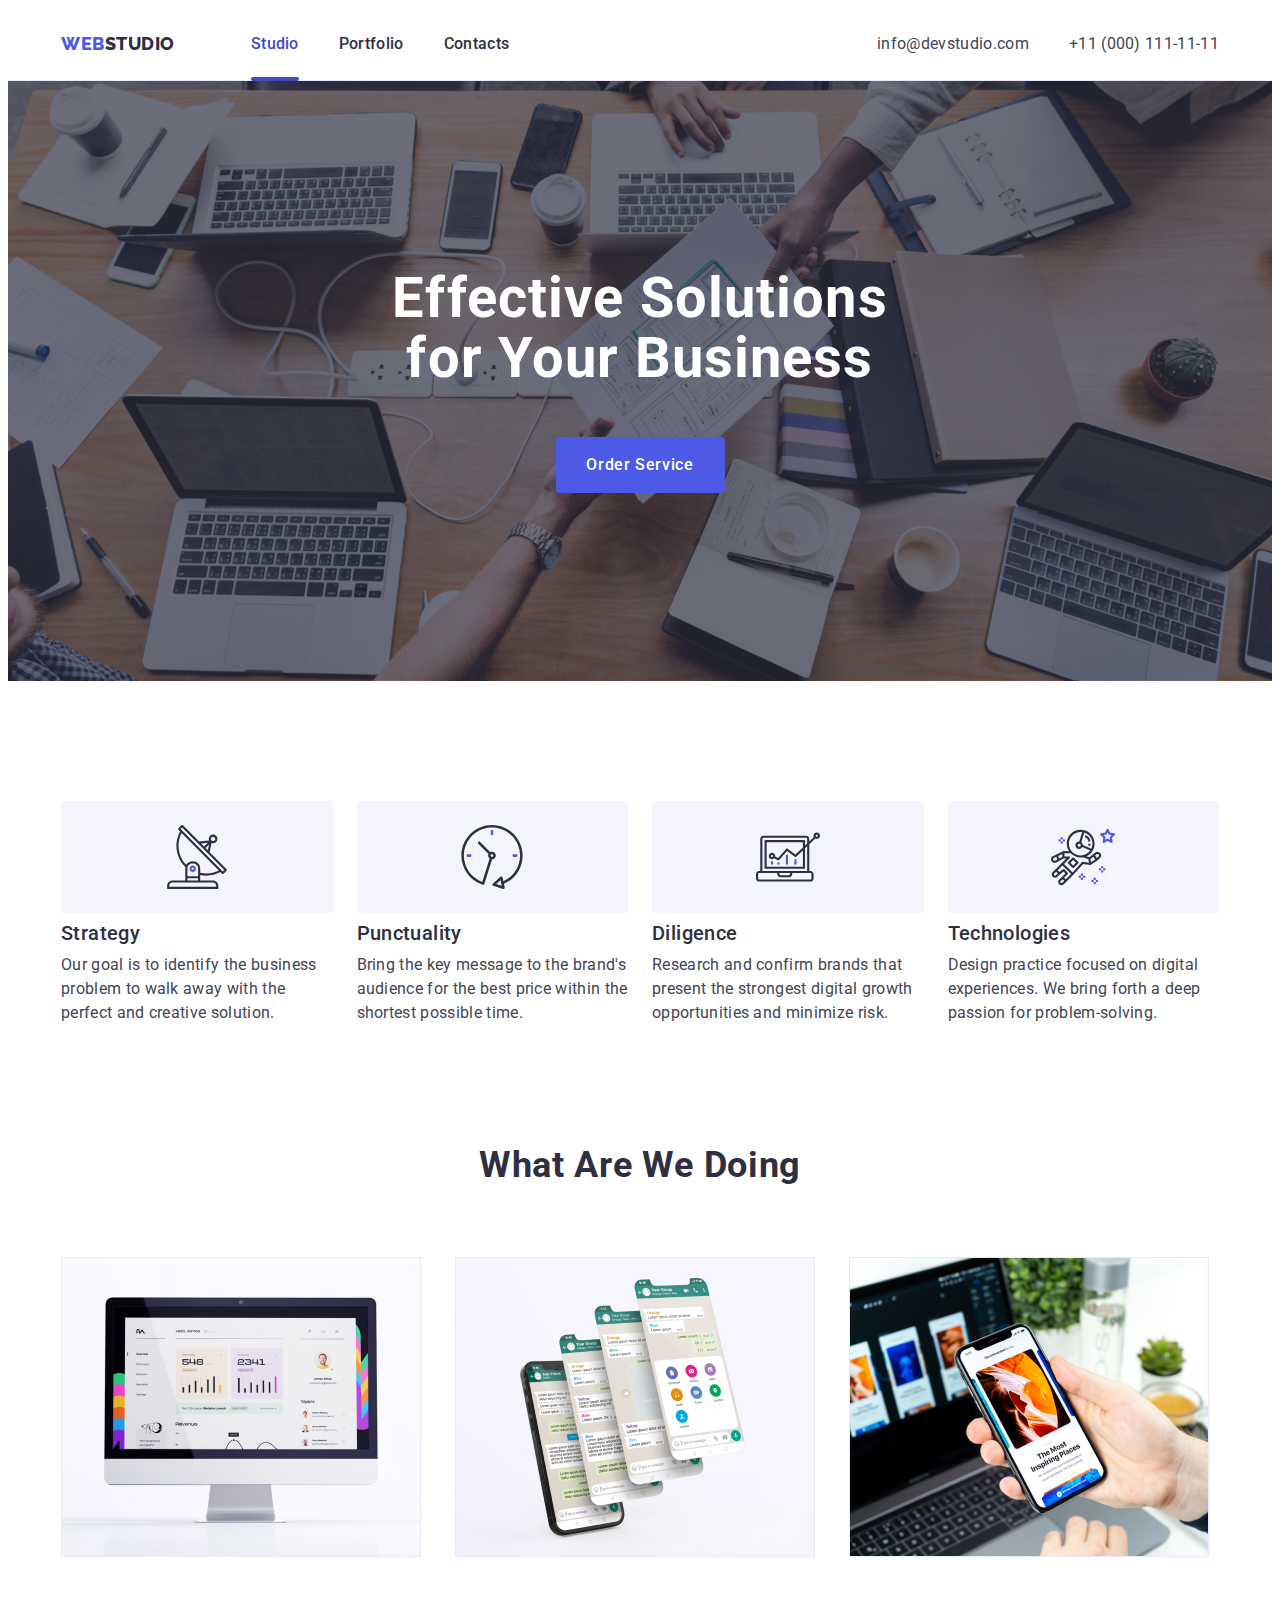
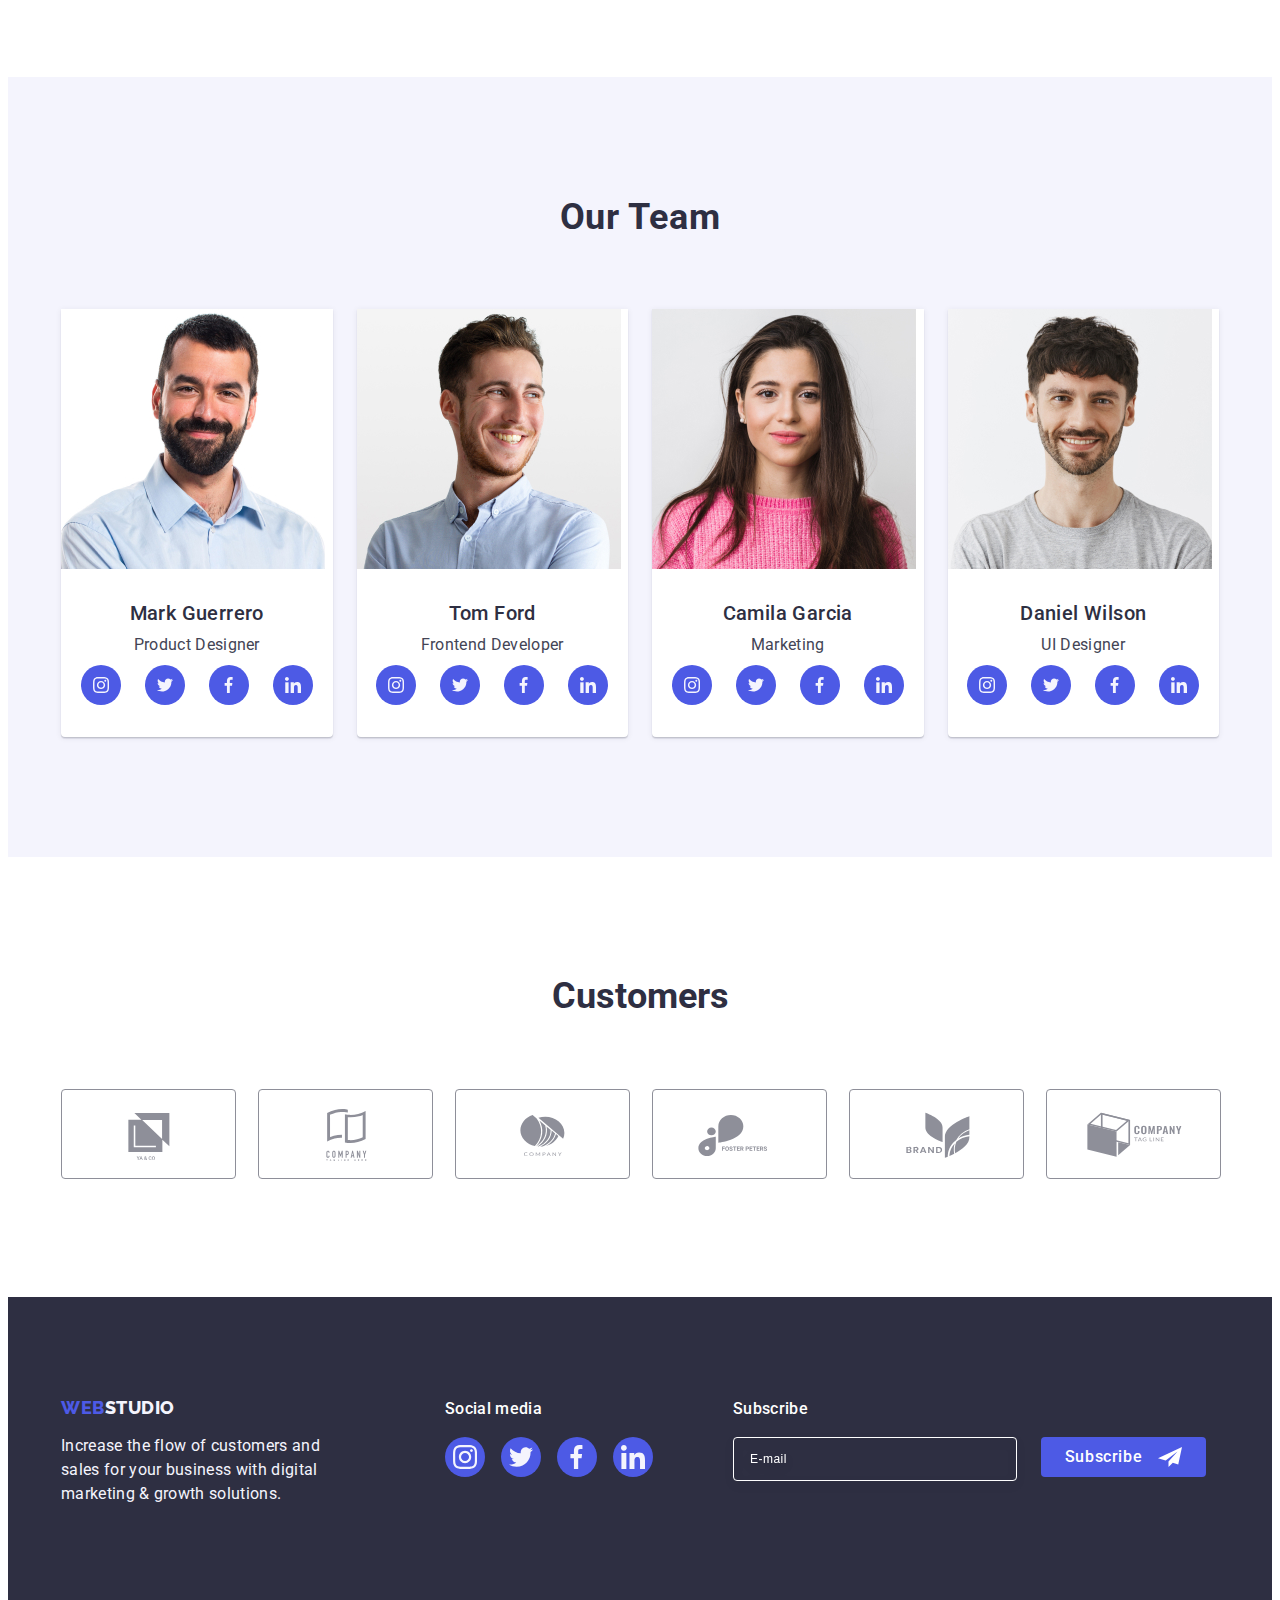
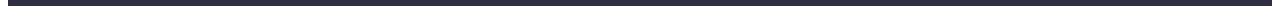
<file: index.html>
<!DOCTYPE html>
<html lang="en">
<head>
    <meta charset="UTF-8">
    <meta http-equiv="X-UA-Compatible" content="IE=edge">
    <meta name="viewport" content="width=device-width, initial-scale=1.0">
    <title>Document</title>
    <link rel="stylesheet" href="https://cdnjs.cloudflare.com/ajax/libs/modern-normalize/2.0.0/modern-normalize.min.css" integrity="sha512-4xo8blKMVCiXpTaLzQSLSw3KFOVPWhm/TRtuPVc4WG6kUgjH6J03IBuG7JZPkcWMxJ5huwaBpOpnwYElP/m6wg==" crossorigin="anonymous" referrerpolicy="no-referrer">
    <link rel="stylesheet" href="./css/style.css">
    <link rel="preconnect" href="https://fonts.googleapis.com">
    <link rel="preconnect" href="https://fonts.gstatic.com" crossorigin>
    <link rel="preconnect" href="https://fonts.googleapis.com">
<link rel="preconnect" href="https://fonts.gstatic.com" crossorigin>
<link href="https://fonts.googleapis.com/css2?family=Roboto:wght@400;500;700&amp;display=swap" rel="stylesheet">
<link rel="preconnect" href="https://fonts.googleapis.com">
<link rel="preconnect" href="https://fonts.gstatic.com" crossorigin>
<link href="https://fonts.googleapis.com/css2?family=Raleway:wght@800&display=swap" rel="stylesheet">
</head>
<body>
    <header class="page">
        <div class="page-container container">
            <nav class="page-nav">
                <a href="./index.html" class="logo link">Web<span class="logo-studio">Studio</span></a>
                <ul class="site-nav list ">
                    <li><a class="site-nav list-link list link" href="./index.html">Studio</a></li>
                    <li><a class="site-nav list link" href="./portfolio.html">Portfolio</a></li>
                    <li><a class="site-nav list link" href="">Contacts</a></li>
                </ul>
            </nav>
            <address class="social">
                <ul class="auth-nav list"> 
                    <li><a href="mailto:info@devstudio.com" class="email link">info@devstudio.com</a></li>
                    <li><a href="tel:+110001111111" class="email link">+11 (000) 111-11-11</a></li>
                </ul>
            </address>
        </div>
    </header>
    <main>
        <section class="hero">
            <div class="container">
                <h1 class="hero-title">Effective Solutions <br> for Your Business</h1>
                <button type="button" class="hero-btn" data-modal-open>Order Service</button>
            </div>
        </section>
        <section class="section">
            <div class="container">
                <h2 class="visually-hidden">???</h2>
                <ul class="features-list list">
                    <li class="section-item">
                        <div class="section-icon">
                            <svg width="64" height="64">
                                <use href="./images/icons.svg#icon-strategy"></use>
                            </svg>
                        </div>
                            <h3 class="title">Strategy</h3>
                            <P class="paragraff">Our goal is to identify the business problem to walk away with the perfect and creative solution.</P>
                    </li>
                    <li class="section-item">
                        <div class="section-icon">
                            <svg width="64" height="64">
                                <use href="./images/icons.svg#icon-punkt"></use>
                            </svg>
                        </div>
                        <h3 class="title">Punctuality</h3>
                        <p class="paragraff">Bring the key message to the brand's audience for the best price within the shortest possible time.</p>
                    </li>
                    <li class="section-item">
                        <div class="section-icon">
                            <svg width="64" height="64">
                                <use href="./images/icons.svg#icon-diligance"></use>
                            </svg>
                        </div>
                        <h3 class="title">Diligence</h3>
                        <p class="paragraff">Research and confirm brands that present the strongest digital growth opportunities and minimize risk.</p>
                    </li>
                    <li class="section-item">
                        <div class="section-icon">
                            <svg width="64" height="64">
                                <use href="./images/icons.svg#icon-astronaut"></use>
                            </svg>
                        </div>
                        <h3 class="title">Technologies</h3>
                        <p class="paragraff">Design practice focused on digital experiences. We bring forth a deep passion for problem-solving.</p>
                    </li>
                </ul>
            </div>
        </section>
        <section class="work">
            <div class="container">
                <h2 class="section-title">What are we doing</h2>
                <ul class="work-list list">
                    <li class="work-item"><img src="./images/rec.jpg" alt="rectangle1" width="360"></li>
                    <li class="work-item"><img src="./images/recc.jpg" alt="rectangle2" width="360"></li>
                    <li class="work-item"><img src="./images/reccc.jpg" alt="rectangle3" width="360"></li>
                </ul>
            </div>
        </section>
        <section class="team">
            <div class="container">
                <h2 class="section-title-team">Our Team</h2>
                <ul class="section-team-list list">
                    <li class="person">
                            <img src="./images/img.jpg" alt="Mark" width="264">
                        <div class="person-card">
                            <h3 class="person-name">Mark Guerrero</h3>
                            <p class="person-p">Product Designer</p>
                                <ul class="person-card-list list">
                                    <li class="person-card-item">
                                        <a
                                            href=""
                                            class="person-card-link"
                                            target="_blank"
                                            rel="noopener noreferrer"
                                            >
                                            <svg class="person-card-icon" width="16" height="16"> 
                                        <use href="./images/icons.svg#icon-instagram-card" ></use>
                                    </svg>
                                        </a>
                                    </li>
                                    <li class="person-card-item">
                                        <a
                                            href=""
                                            class="person-card-link"
                                            target="_blank"
                                            rel="noopener noreferrer"
                                            >
                                            <svg class="person-card-icon" width="16" height="16"> 
                                                <use href="./images/icons.svg#icon-twitter-card" ></use>
                                            </svg>
                                        </a>
                                    </li>
                                    <li class="person-card-item">
                                        <a
                                            href=""
                                            class="person-card-link"
                                            target="_blank"
                                            rel="noopener noreferrer"
                                            >
                                            <svg class="person-card-icon" width="16" height="16"> 
                                                <use href="./images/icons.svg#icon-facebook-card"></use>
                                            </svg>
                                        </a>
                                    </li>
                                    <li class="person-card-item">
                                        <a
                                            href=""
                                            class="person-card-link"
                                            target="_blank"
                                            rel="noopener noreferrer"
                                            >
                                            <svg class="person-card-icon" width="16" height="16"> 
                                                <use href="./images/icons.svg#icon-in-card"></use>
                                            </svg>
                                        </a>
                                    </li>
                                </ul>
                        </div>
                    </li>
                    <li class="person">
                        <img src="./images/img(1).jpg" alt="Tom" width="264">
                        <div class="person-card">
                        <h3 class="person-name">Tom Ford</h3>
                        <p class="person-p">Frontend Developer</p>
                        <ul class="person-card-list list">
                            <li class="person-card-item">
                                <a
                                    href=""
                                    class="person-card-link"
                                    target="_blank"
                                    rel="noopener noreferrer"
                                    >
                                    <svg class="person-card-icon" width="16" height="16"> 
                                <use href="./images/icons.svg#icon-instagram-card" ></use>
                            </svg>
                                </a>
                            </li>
                            <li class="person-card-item">
                                <a
                                    href=""
                                    class="person-card-link"
                                    target="_blank"
                                    rel="noopener noreferrer"
                                    >
                                    <svg class="person-card-icon" width="16" height="16"> 
                                        <use href="./images/icons.svg#icon-twitter-card" ></use>
                                    </svg>
                                </a>
                            </li>
                            <li class="person-card-item">
                                <a
                                    href=""
                                    class="person-card-link"
                                    target="_blank"
                                    rel="noopener noreferrer"
                                    >
                                    <svg class="person-card-icon" width="16" height="16"> 
                                        <use href="./images/icons.svg#icon-facebook-card"></use>
                                    </svg>
                                </a>
                            </li>
                            <li class="person-card-item">
                                <a
                                    href=""
                                    class="person-card-link"
                                    target="_blank"
                                    rel="noopener noreferrer"
                                    >
                                    <svg class="person-card-icon" width="16" height="16"> 
                                        <use href="./images/icons.svg#icon-in-card"></use>
                                    </svg>
                                </a>
                            </li>
                        </ul>
                </div>
            </li>
                    <li class="person">
                        <img src="./images/img(2).jpg" alt="Camila" width="264">
                        <div class="person-card">
                        <h3 class="person-name">Camila Garcia</h3>
                        <p class="person-p">Marketing</p>
                        <ul class="person-card-list list">
                            <li class="person-card-item">
                                <a
                                    href=""
                                    class="person-card-link"
                                    target="_blank"
                                    rel="noopener noreferrer"
                                    >
                                    <svg class="person-card-icon" width="16" height="16"> 
                                <use href="./images/icons.svg#icon-instagram-card" ></use>
                            </svg>
                                </a>
                            </li>
                            <li class="person-card-item">
                                <a
                                    href=""
                                    class="person-card-link"
                                    target="_blank"
                                    rel="noopener noreferrer"
                                    >
                                    <svg class="person-card-icon" width="16" height="16"> 
                                        <use href="./images/icons.svg#icon-twitter-card" ></use>
                                    </svg>
                                </a>
                            </li>
                            <li class="person-card-item">
                                <a
                                    href=""
                                    class="person-card-link"
                                    target="_blank"
                                    rel="noopener noreferrer"
                                    >
                                    <svg class="person-card-icon" width="16" height="16"> 
                                        <use href="./images/icons.svg#icon-facebook-card"></use>
                                    </svg>
                                </a>
                            </li>
                            <li class="person-card-item">
                                <a
                                    href=""
                                    class="person-card-link"
                                    target="_blank"
                                    rel="noopener noreferrer"
                                    >
                                    <svg class="person-card-icon" width="16" height="16"> 
                                        <use href="./images/icons.svg#icon-in-card"></use>
                                    </svg>
                                </a>
                            </li>
                        </ul>
                </div>
            </li>
                    <li class="person">
                        <img src="./images/img(3).jpg" alt="Daniel" width="264">
                        <div class="person-card">
                        <h3 class="person-name">Daniel Wilson</h3>
                        <p class="person-p">UI Designer</p>
                        <ul class="person-card-list list">
                            <li class="person-card-item">
                                <a
                                    href=""
                                    class="person-card-link"
                                    target="_blank"
                                    rel="noopener noreferrer"
                                    >
                                    <svg class="person-card-icon" width="16" height="16"> 
                                <use href="./images/icons.svg#icon-instagram-card" ></use>
                            </svg>
                                </a>
                            </li>
                            <li class="person-card-item">
                                <a
                                    href=""
                                    class="person-card-link"
                                    target="_blank"
                                    rel="noopener noreferrer"
                                    >
                                    <svg class="person-card-icon" width="16" height="16"> 
                                        <use href="./images/icons.svg#icon-twitter-card" ></use>
                                    </svg>
                                </a>
                            </li>
                            <li class="person-card-item">
                                <a
                                    href=""
                                    class="person-card-link"
                                    target="_blank"
                                    rel="noopener noreferrer"
                                    >
                                    <svg class="person-card-icon" width="16" height="16"> 
                                        <use href="./images/icons.svg#icon-facebook-card"></use>
                                    </svg>
                                </a>
                            </li>
                            <li class="person-card-item">
                                <a
                                    href=""
                                    class="person-card-link"
                                    target="_blank"
                                    rel="noopener noreferrer"
                                    >
                                    <svg class="person-card-icon" width="16" height="16"> 
                                        <use href="./images/icons.svg#icon-in-card"></use>
                                    </svg>
                                </a>
                            </li>
                        </ul>
                        </div>
                    </li>
                </ul>
            </div>
        </section>
        <section class="customers">
            <div class="customers-cont container">
                <h2 class="customers-title">Customers</h2>
                <ul class="customers-list list">
                    <li class="customers-item">
                        <a class="customers-link" href="#">
                            <svg width="104" height="56" class="customers-icon">
                                <use href="./images/icons.svg#icon-Logo"></use>
                            </svg>
                        </a>
                    </li>
                    <li class="customers-item">
                        <a class="customers-link" href="#">
                            <svg width="104" height="56" class="customers-icon">
                                <use href="./images/icons.svg#icon-company-cs"></use>
                            </svg>
                        </a>
                    </li>
                    <li class="customers-item">
                        <a class="customers-link" href="#">
                            <svg width="104" height="56" class="customers-icon">
                                <use href="./images/icons.svg#icon-company2-cs"></use>
                            </svg>
                        </a>
                    </li>
                    <li class="customers-item">
                        <a class="customers-link" href="#">
                            <svg width="104" height="56" class="customers-icon">
                                <use href="./images/icons.svg#icon-foster-cs"></use>
                            </svg>
                        </a>
                    </li>
                    <li class="customers-item">
                        <a class="customers-link" href="#">
                            <svg width="104" height="56" class="customers-icon">
                                <use href="./images/icons.svg#icon-brand-cs"></use>
                            </svg>
                        </a>
                    </li>
                    <li class="customers-item">
                        <a class="customers-link" href="#">
                            <svg width="104" height="56" class="customers-icon">
                                <use href="./images/icons.svg#icon-tag-line-cs"></use>
                            </svg>
                        </a>
                    </li>
                </ul>
            </div>
        </section>
    </main>
    <footer class="footer">
        <div class="container foot-container">
            <div class="foot-cont">
                <a href="./index.html" class="link logo-footer">Web<span class="footer-logo-studio">Studio</span></a>
                <p class="footer-text">Increase the flow of customers and sales for your business with digital marketing & growth solutions.</p>
            </div>
            <div class="social-media-foot">
                <p class="media-footer">Social media</p>
                <ul class="media-list list">
                    <li class="media-item">
                        <a href="#"  class="media-icon">
                            <svg width="24" height="24" class="footer-icon">
                                <use href="./images/icons.svg#icon-instagram-card"></use>
                            </svg>
                        </a>
                    </li>
                    <li class="media-item">
                        <a href="#" class="media-icon">
                            <svg width="24" height="24" class="footer-icon">
                                <use href="./images/icons.svg#icon-twitter-card"></use>
                            </svg>
                        </a>
                    </li>
                    <li class="media-item">
                        <a href="#" class="media-icon">
                            <svg width="24" height="24" class="footer-icon">
                                <use href="./images/icons.svg#icon-facebook-card"></use>
                            </svg>
                        </a>
                    </li>
                    <li class="media-item">
                        <a href="#" class="media-icon">
                            <svg width="24" height="24" class="footer-icon">
                                <use href="./images/icons.svg#icon-in-card"></use>
                            </svg>
                        </a>
                    </li>
                </ul>
            </div>
            <div class="footer-search">
                <p class="p-search">Subscribe</p>
                <form class="form-search">
                    <label class="label-search">
                        <input 
                        name="search-input"
                        type="email"
                        placeholder="E-mail"
                        class="footer-search-input"
                        />
                    </label>
                    <button class="footer-button-search" type="submit">
                        Subscribe
                        <svg width="24" height="24" class="footer-svg-search">
                            <use href="./images/icons.svg#icon-fly"></use>
                        </svg>
                    </button>
                </form>
            </div>
        </div>
    </footer>
    <div class="backdrop is-hidden" data-modal>
        <div class="modal">
            <button type="button" data-modal-close class="modal-close">
                <svg width="8" height="8" class="modal-svg">
                    <use href="./images/symbol-defs.svg#icon-modal-close"></use>
                </svg>
            </button>
            <p class="modal-title">Leave your contacts and we will call you back</p>
            <form class="modal-form">
                        <div class="modal-field">
                            <label class="input-label" for="user-name">
                                <span class="modal-label">Name</span>
                            </label>
                            <div class="input-wrap">
                                <input id="user-name" type="text" name="user-name" class="modal-input">
                                    <svg class="modal-icon" width="18" height="24">
                                        <use href="./images/icons.svg#icon-person-black-18dp-1 "></use>
                                    </svg>
                            </div>
                        </div>
                        <div class="modal-field">
                            <label class="input-label">
                                <span class="modal-label">Phone</span>
                            </label>
                            <div class="input-wrap">
                                <input id="user-tel" type="text" name="user-tel" class="modal-input">
                                    <svg class="modal-icon" width="18" height="24">
                                        <use href="./images/icons.svg#icon-phone-black-18dp-1"></use>
                                    </svg>
                            </div>
                        </div>
                        <div class="modal-field">
                            <label class="input-label">
                                <span class="modal-label">Email</span>
                            </label>
                            <div class="input-wrap">
                                <input id="user-mail" type="text" name="user-mail" class="modal-input">
                                    <svg class="modal-icon" width="18" height="24">
                                        <use href="./images/icons.svg#icon-email-black-18dp-1"></use>
                                    </svg>
                            </div>
                        </div>
                        <div class="modal-fields">
                            <label class="input-label" for="user-comment">
                                <span class="modal-label">Comment</span>
                            </label>
                            <textarea name="user-comment" id="user-comment" placeholder="Text input" class="modal-area"></textarea>
                        </div>
                        <div class="modal-privacy">
                            <input 
                                type="checkbox"
                                id="user-privacy"
                                name="user-privacy"
                                value="true"  
                                class="visually-hidden modal-check"
                            />
                            <label for="user-privacy" class="label-privacy">
                                <span class="span-privacy">
                                    <svg width="10" height="8" class="svg-privacy">
                                    <use href="./images/icons.svg#icon-galcaa"></use>
                                    </svg>
                                </span>
                                    I accept the terms and conditions of the
                                <a class="a-privacy">Privacy Policy</a>
                            </label> 
                        </div>
                <button type="submit" class="button-privacy">Send</button>
            </form>
        </div>
    </div>
    <script src="./js/modal.js"></script>
</body>
</html>
</file>
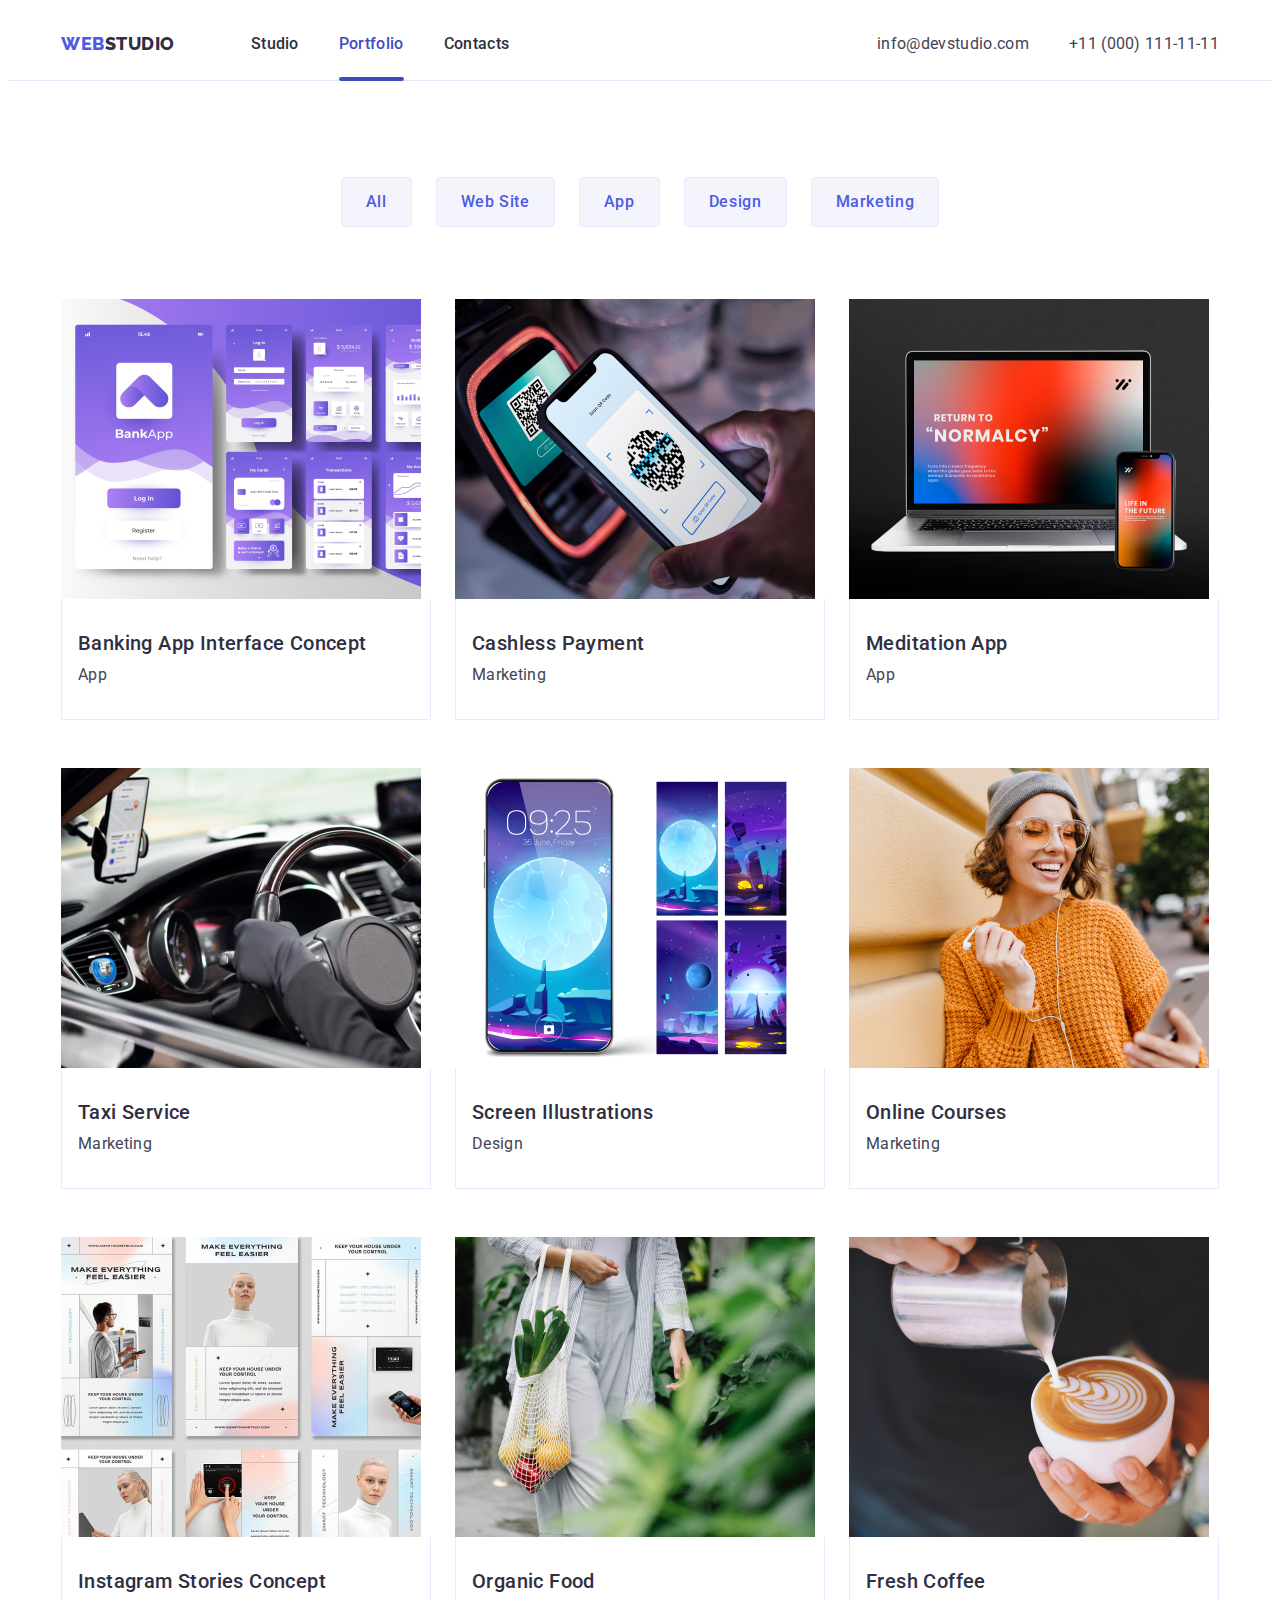
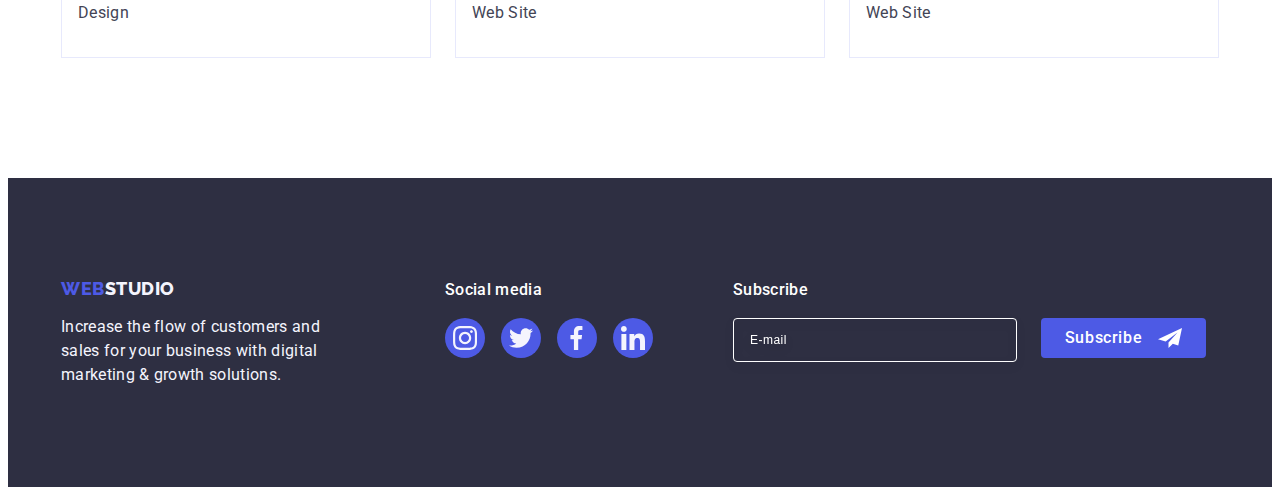
<file: portfolio.html>
<!DOCTYPE html>
<html lang="en">
<head>
    <meta charset="UTF-8">
    <meta http-equiv="X-UA-Compatible" content="IE=edge">
    <meta name="viewport" content="width=device-width, initial-scale=1.0">
    <title>Document</title>
    <link rel="stylesheet" href="https://cdnjs.cloudflare.com/ajax/libs/modern-normalize/2.0.0/modern-normalize.min.css" integrity="sha512-4xo8blKMVCiXpTaLzQSLSw3KFOVPWhm/TRtuPVc4WG6kUgjH6J03IBuG7JZPkcWMxJ5huwaBpOpnwYElP/m6wg==" crossorigin="anonymous" referrerpolicy="no-referrer">
    <link rel="stylesheet" href="./css/style.css">
    <link rel="preconnect" href="https://fonts.googleapis.com">
<link rel="preconnect" href="https://fonts.gstatic.com" crossorigin>
<link href="https://fonts.googleapis.com/css2?family=Roboto:wght@400;500;700&amp;display=swap" rel="stylesheet">
<link rel="preconnect" href="https://fonts.googleapis.com">
<link rel="preconnect" href="https://fonts.gstatic.com" crossorigin>
<link href="https://fonts.googleapis.com/css2?family=Raleway:wght@800&display=swap" rel="stylesheet">
    </head>
<header class="page">
    <div class="page-container container">
        <nav class="page-nav">
            <a href="./index.html" class="logo link">Web<span class="logo-studio">Studio</span></a>
            <ul class="site-nav list ">
                <li><a class="site-nav list link" href="./index.html">Studio</a></li>
                <li><a class="site-nav list-link list link current" href="./portfolio.html">Portfolio</a></li>
                <li><a class="site-nav list link" href="">Contacts</a></li>
            </ul>
        </nav>
        <address class="social">
            <ul class="auth-nav list"> 
                <li><a href="mailto:info@devstudio.com" class="email link">info@devstudio.com</a></li>
                <li><a href="tel:+110001111111" class="email link">+11 (000) 111-11-11</a></li>
            </ul>
        </address>
    </div>
</header>
        <main>
            <section class="page-section">
                <div class="container">
                    <h1 class="visually-hidden">hidden</h1>
                    <ul class="button list">
                        <li>
                            <button type="button" class="btn">All</button>
                        </li>
                        <li>
                            <button type="button" class="btn">Web Site</button>
                        </li>
                        <li>
                            <button type="button" class="btn">App</button>
                        </li>
                        <li>
                            <button type="button" class="btn">Design</button>
                        </li>
                        <li>
                            <button type="button" class="btn">Marketing</button>
                        </li>
                    </ul>
                    <ul class="app list">
                        <Li class="app-list">
                            <a href="" class="link portfolio-link">
                                <div class="app-card">
                                        <img src="./images/banking.jpg" alt="banking" width="360">
                                        <p class="portfolio-card">14 Stylish and User-Friendly App Design Concepts · Task Manager App · Calorie Tracker App · Exotic Fruit Ecommerce App · Cloud Storage App</p>
                                </div>
                                <div class="list-card">
                                    <h2 class="other-h">Banking App Interface Concept</h2>
                                    <p class="paragraff">App</p>
                                </div>    
                            </a>
                        </Li>
                        <li class="app-list">
                            <a href="" class="link portfolio-link" >
                                <div class="app-card">
                                    <img src="./images/cashless.jpg" alt="cashless" width="360">
                                    <p class="portfolio-card">14 Stylish and User-Friendly App Design Concepts · Task Manager App · Calorie Tracker App · Exotic Fruit Ecommerce App · Cloud Storage App</p>
                                    </div>
                                    <div class="list-card">
                                        <h2 class="other-h">Cashless Payment</h2>
                                    <p class="paragraff">Marketing</p>
                                </div>
                            </a>
                        </li>
                        <li class="app-list">
                            <a href="" class="link portfolio-link">
                            <div class="app-card">
                                <img src="./images/meditation.jpg" alt="meditation" width="360">
                                <p class="portfolio-card">14 Stylish and User-Friendly App Design Concepts · Task Manager App · Calorie Tracker App · Exotic Fruit Ecommerce App · Cloud Storage App</p>
                            </div>
                            <div class="list-card">
                                <h2 class="other-h">Meditation App</h2>
                                <p class="paragraff">App</p>
                                </div>
                            </a>
                        </li>
                        <li class="app-list">
                            <a href="" class="link portfolio-link">
                            <div class="app-card">
                                <img src="./images/aaxi.jpg" alt="Taxi" width="360">
                                <p class="portfolio-card">14 Stylish and User-Friendly App Design Concepts · Task Manager App · Calorie Tracker App · Exotic Fruit Ecommerce App · Cloud Storage App</p>
                            </div>
                            <div class="list-card">
                                <h2 class="other-h">Taxi Service</h2>
                                <p class="paragraff">Marketing</p>
                                </div>
                            </a>
                        </li>
                        <li class="app-list">
                            <a href="" class="link portfolio-link">
                            <div class="app-card">
                                <img src="./images/screen.jpg" alt="screen" width="360">
                                <p class="portfolio-card">14 Stylish and User-Friendly App Design Concepts · Task Manager App · Calorie Tracker App · Exotic Fruit Ecommerce App · Cloud Storage App</p>
                            </div>
                            <div class="list-card">
                                <h2 class="other-h">Screen Illustrations</h2>
                                <p class="paragraff">Design</p>
                                </div>
                            </a>
                        </li>
                        <li class="app-list">
                            <a href="" class="link portfolio-link">
                            <div class="app-card">
                                <img src="./images/online.jpg" alt="online" width="360">
                                <p class="portfolio-card">14 Stylish and User-Friendly App Design Concepts · Task Manager App · Calorie Tracker App · Exotic Fruit Ecommerce App · Cloud Storage App</p>
                            </div>
                            <div class="list-card">
                                <h2 class="other-h">Online Courses</h2>
                                <p class="paragraff">Marketing</p>
                                </div>
                            </a>
                        </li>
                        <li class="app-list">
                            <a href="" class="link portfolio-link">
                            <div class="app-card">
                                <img src="./images/intagram.jpg" alt="Instagram" width="360">
                                <p class="portfolio-card">14 Stylish and User-Friendly App Design Concepts · Task Manager App · Calorie Tracker App · Exotic Fruit Ecommerce App · Cloud Storage App</p>
                            </div>
                            <div class="list-card">
                                <h2 class="other-h">Instagram Stories Concept</h2>
                                <p class="paragraff">Design</p>
                                </div>
                            </a>
                        </li>
                        <li class="app-list">
                            <a href="" class="link portfolio-link">
                            <div class="app-card">
                                <img src="./images/organic.jpg" alt="organic" width="360">
                                <p class="portfolio-card">14 Stylish and User-Friendly App Design Concepts · Task Manager App · Calorie Tracker App · Exotic Fruit Ecommerce App · Cloud Storage App</p>
                            </div>
                            <div class="list-card">
                                <h2 class="other-h">Organic Food</h2>
                                <p class="paragraff">Web Site</p>
                                </div>
                            </a>
                        </li>
                        <li class="app-list">
                            <a href="" class="link portfolio-link">
                            <div class="app-card">
                                <img src="./images/coffee.jpg" alt="Fresh" width="360">
                                <p class="portfolio-card">14 Stylish and User-Friendly App Design Concepts · Task Manager App · Calorie Tracker App · Exotic Fruit Ecommerce App · Cloud Storage App</p>
                            </div>
                            <div class="list-card">
                                <h2 class="other-h">Fresh Coffee</h2>
                                <p class="paragraff">Web Site</p>
                                </div>
                            </a>
                        </li>
                    </ul>
                </div>
            </section>
        </main>
        <footer class="footer">
            <div class="container foot-container">
                <div class="foot-cont">
                    <a href="./index.html" class="link logo-footer">Web<span class="footer-logo-studio">Studio</span></a>
                    <p class="footer-text">Increase the flow of customers and sales for your business with digital marketing & growth solutions.</p>
                </div>
                <div class="social-media-foot">
                    <p class="media-footer">Social media</p>
                    <ul class="media-list list">
                        <li class="media-item">
                            <a href="#" class="media-icon">
                                <svg width="24" height="24" class="footer-icon">
                                    <use href="./images/icons.svg#icon-instagram-card"></use>
                                </svg>
                            </a>
                        </li>
                        <li class="media-item">
                            <a href="#" class="media-icon">
                                <svg width="24" height="24" class="footer-icon">
                                    <use href="./images/icons.svg#icon-twitter-card"></use>
                                </svg>
                            </a>
                        </li>
                        <li class="media-item">
                            <a href="#" class="media-icon">
                                <svg width="24" height="24" class="footer-icon">
                                    <use href="./images/icons.svg#icon-facebook-card"></use>
                                </svg>
                            </a>
                        </li>
                        <li class="media-item">
                            <a href="#" class="media-icon">
                                <svg width="24" height="24" class="footer-icon">
                                    <use href="./images/icons.svg#icon-in-card"></use>
                                </svg>
                            </a>
                        </li>
                    </ul>
                </div>
                <div class="footer-search">
                    <p class="p-search">Subscribe</p>
                    <form class="form-search">
                        <label class="label-search">
                            <input 
                            name="search-input"
                            type="email"
                            placeholder="E-mail"
                            class="footer-search-input"
                            />
                        </label>
                        <button class="footer-button-search" type="submit">
                            Subscribe
                            <svg width="24" height="24" class="footer-svg-search">
                                <use href="./images/icons.svg#icon-fly"></use>
                            </svg>
                        </button>
                    </form>
                </div>
            </div>
        </footer>
</body>
</html>
</file>
<file: css/style.css>
/* цвет основного текста #2E2F42 */
/* вторичный цвет #434455 */
/* белый цвет #FFFFFF */
/* цвет хедера(лого) #4D5AE5 */
/* цвет футера #F4F4FD  */
/* акцент #4D5AE5 */
:root {
    --primary-text-color: #4D5AE5;
    --dark-text-color: #2E2F42;
    --success-text-color: #31D0AA;
    --text-color: #434455;
    --subtle-text-color: #8E8F99;
    --accent-text-color: #E7E9FC;
    --light-text-color: #F4F4FD; 
    --light-color: #FFFFFF;
    --Pressed-state: #404BBF;
}
p,
h1,
h2,
h3,
h4,
h5,
h6 {
    margin: 0;
}
ul {
    margin: 0;
    padding: 0;
}
img {
    display: block;
}

body {
    font-family: "Roboto", sans-serif;
    background-color: var(--light-color);
    color : var(--text-color);
}

.container {
    margin: 0 auto;
    width: 1158px;
    padding-left: 15px;
    padding-right: 15px;
}
.header {
    border-bottom: 1px solid #e7e9fc;
    box-shadow: 0px 2px 1px rgba(46, 47, 66, 0.08), 0px 1px 1px rgba(46, 47, 66, 0.16), 0px 1px 6px rgba(46, 47, 66, 0.08);
}
.header-main.container {
    margin: 0 auto;
}
.header-nav {
    display: flex;
    align-items: center;
}
.header-main {
    margin: 0 auto;
    display: flex;
    width: 1158px;
    padding: 0 15px;
}
.logo {
    font-family: "Raleway", sans-serif;    
    font-weight: 800;
    font-size: 18px;
    line-height: 1.17;
    letter-spacing: 0.03em;
    text-transform: uppercase;
    color: var(--primary-text-color);
    margin-right: 76px;
}
.logo-studio {
color: #2e2f42;
}

.auth-nav {
    display: flex;
    gap: 40px;
}
.link {
    text-decoration: none;
    transition:  color 250ms cubic-bezier(0.4, 0, 0.2, 1);
    }
.list {
    list-style: none;
}

/* site-nav  */
.site-nav {
    font-weight: 500;
    line-height: 1.5;
    letter-spacing: 0.02em;
    display: flex;
    gap: 40px;
    color: var(--dark-text-color);
    position: relative;
}
.list-link {
    color: #404bbf;
} 
.list-link::after {
    content: '';
    position: absolute;
    left: 0;
    bottom: -25px;
    height: 4px;
    background-color: #404bbf;
    border-radius: 2px;
    width: 100%;
} 

.site-nav .link:hover, 
.site-nav .link:focus {
    color: #404bbf;
}

.social {
    margin-left: auto;
    display: block;
    font-style: normal;
}
.email {
    display: block;
    font-size: 16px;
    line-height: 1.5;
    letter-spacing: 0.02em;
    color: #434455;
    padding: 24px 0;
}
.email:hover,
.email:focus {
    color:  #404bbf;
}
.hero {
    background-image:linear-gradient(rgba(46, 47, 66, 0.7), rgba(46, 47, 66, 0.7)), url(../images/people-office.jpg);
    background-repeat: no-repeat;
    background-position: center;
    background-size: cover;
    color: #FFFFFF;
    background-color: #2E2F42;
    padding: 188px 0;
    margin: 0 auto;
}
.hero-btn {
    display: block;
    margin-top: 48px;
    margin-left: auto;
    margin-right: auto;
    color: #FFFFFF;
    background-color: #4D5AE5;
    font-family: "Roboto", sans-serif;
    font-weight: 500;
    font-size: 16px;
    line-height: 1.5;
    letter-spacing: 0.04em;
    cursor: pointer;
    min-width: 169px;
    height: 56px;
    border: none;
    border-radius: 4px;
    transition: background-color 250ms cubic-bezier(0.4, 0, 0.2, 1);
}
.hero-btn:hover,
.hero-btn:focus {
    background-color: #404BBF;
}
.hero-title {
    margin-left: auto;
    margin-right: auto;
    max-width: 496px;
    font-size: 56px;
    line-height: 1.07;
    text-align: center;
    letter-spacing: 0.02em;
}
.section {
    padding: 120px 0;
}
.section-icon {
    display: flex;
    align-items: center;
    justify-content: center;
    height: 112px;
    background-color: #f4f4fd;
    border-radius: 4px;
    margin-bottom: 8px;
}
.section-title {
    color: #2E2F42;
    font-weight: 500;
    font-size: 20px;
    line-height: 1.2;
    letter-spacing: 0.02em;
    margin-bottom: 72px;
}
.visually-hidden {
    position: absolute;
    white-space: nowrap;
    width: 1px;
    height: 1px;
    margin: -1px;
    border: 0;
    padding: 0;
    clip-path: inset(100%);
    clip: rect(0 0 0 0);
    overflow: hidden;
}
.work-list {
    display: flex;
    gap: 24px;
}

.title {
    margin-bottom: 8px;
    font-weight: 500;
    font-size: 20px;
    line-height: 1.2;
    letter-spacing: 0.02em;
}
.paragraff {
    line-height: 1.5;
    letter-spacing: 0.02em;
    color: var(--text-color);
}

.section-title {
    font-size: 36px;
    line-height: 1.11;
    text-align: center;
    letter-spacing: 0.02em;
    text-transform: capitalize;
    margin-bottom: 72px;
    font-family: 'Roboto';
font-style: normal;
font-weight: 700;
font-size: 36px;
line-height: 40px;
/* identical to box height, or 111% */

text-align: center;
letter-spacing: 0.02em;
text-transform: capitalize;

/* NAVY BLUE */

color: #2E2F42;
}
.section-item {
    flex-basis: calc((100% - 72px) / 4);
}
.features-list {
    display: flex;
    gap: 24px;
}
.features-list .title {
    color: #2E2F42;
}
.work {
    padding-bottom: 120px;
}
.work-item {
    flex-basis: calc((100% - 3 * 16px) / 3);
}

.team {
    background-color: var(--light-text-color);
    padding: 120px 0;
}
.team-list {
    display: flex;
    background-color: #FFFFFF;
    gap: 24px;
}
.person {
    flex-basis: calc((100% - 72px) / 4);
    background-color: #FFFFFF;
    border-radius: 0px 0px 4px 4px; 
    box-shadow: 0px 1px 6px rgba(46, 47, 66, 0.08), 0px 1px 1px rgba(46, 47, 66, 0.16), 0px 2px 1px rgba(46, 47, 66, 0.08);
}
.person-name {
    margin-bottom: 8px;
    text-align: center;
    font-weight: 500;
    font-size: 20px;
    line-height: 1.2;
    letter-spacing: 0.02em;
    color: var(--dark-text-color)
}
.person-list {
    border-radius: 0px 0px 4px 4px;
}
.person-card {
    padding: 32px 16px;
}
.person-card-icon {
    fill: var(--light-text-color);
}
.person-card-list {
    display: flex;
    justify-content: center;
    gap: 24px;
}
.person-card-item {
    width: 40px;
    height: 40px;
}
.person-card-link {
    width: 100%;
    height: 100%;
    background-color: #4D5AE5;
    border-radius: 50%;
    display: flex;
    align-items: center;
    justify-content: center;
    transition: background-color 250ms cubic-bezier(0.4, 0, 0.2, 1);
}
.person-card-link:hover,
.person-card-link:focus {
    background-color: #404bbf;
}
.person-p {
    text-align: center;
    font-size: 16px;
    line-height: 1.5;
    letter-spacing: 0.02em;
    margin-bottom: 8px;
}
.section-title-team {
    text-align: center;
    margin-right: auto;
    margin-left: auto;
    margin-bottom: 72px;
    font-family: 'Roboto';
font-style: normal;
font-weight: 700;
font-size: 36px;
line-height: 40px;
/* identical to box height, or 111% */

text-align: center;
letter-spacing: 0.02em;
text-transform: capitalize;

/* NAVY BLUE */

color: #2E2F42;
}
.section-team-list {
    display: flex;
    gap: 24px;
}
.container-teams {
    padding: 32px 16px;
}
.customers {
    padding-top: 120px;
    padding-bottom: 120px;
}
.customers-title {
    font-size: 36px;
    line-height: 1.11;
    color: var(--dark-text-color);
    margin-bottom: 72px;
    text-align: center;

}
.customers-list {
    display: flex;
    gap: 24px;
}
.customers-item {
    width: calc((100% - 120px) / 6);
    height: 88px;

}
.customers-link {
    width: 100%;
    height: 100%;
    border: 1px solid #8e8f99;
    border-radius: 4px;
    display: flex;
    align-items: center;
    justify-content: center;
    color: var(--subtle-text-color);
    transition: border-color 250ms cubic-bezier(0.4, 0, 0.2, 1), color 250ms cubic-bezier(0.4, 0, 0.2, 1);
}
.customers-link:hover,
.customers-link:focus {
    border-color: #404bbf;
    color: #404bbf;
}
.customers-icon {
    fill: currentColor;
}
.footer {
    padding: 100px 0;
    background-color: var(--dark-text-color)
}

.link.logo-footer {
display: inline-block;
}
.logo-footer {
display: inline-block;
margin-bottom: 16px;
font-family: "Raleway", sans-serif;
font-weight: 800;
font-size: 18px;
line-height: 1.17;
letter-spacing: 0.03em;
text-transform: uppercase;
color: var(--primary-text-color);
}
.footer-logo-studio {
    color: #f4f4fd;
}
.footer-text {
font-family: 'Roboto';
font-style: normal;
font-weight: 400;
font-size: 16px;
line-height: 24px;
/* or 150% */

letter-spacing: 0.02em;

/* CLOUD */

color: #F4F4FD;
    max-width: 264px;
}
.footer-icon {
    fill: var(--light-text-color);
}
.site-nav .list .link {
    color: var(--dark-text-color);
}
.btn {
    padding: 12px 24px;
    display: block;
    margin-left: auto;
    margin-right: auto;
    color: #FFFFFF;
    background-color: #4D5AE5;
    font-family: "Roboto", sans-serif;
    font-weight: 500;
    font-size: 16px;
    line-height: 1.5;
    letter-spacing: 0.04em;
    cursor: pointer;
    border: 1px solid #e7e9fc;
    border-radius: 4px;
    color: var(--primary-text-color);
    background-color: var(--light-text-color);
    transition: color 250ms cubic-bezier(0.4, 0, 0.2, 1), background-color 250ms cubic-bezier(0.4, 0, 0.2, 1), border-color 250ms cubic-bezier(0.4, 0, 0.2, 1), box-shadow 250ms cubic-bezier(0.4, 0, 0.2, 1);
}
.btn:hover {
    border: 1px solid transparent;
    color: white;
    background-color: #404BBF;
    ;
}
.btn:focus {
    border: 1px solid transparent;
}
.other-h {
    font-weight: 500;
    font-size: 20px;
    line-height: 1.2;
    letter-spacing: 0.02em;
    color: var(--dark-text-color);
}
.page {
    border-bottom: 1px solid #e7e9fc;
}
.page-container {
    display: flex;
}
.page-nav {
    display: flex;
    align-items: center;
}
.page-section {
    padding-top: 96px; 
    padding-bottom: 120px;
}
.button {
    display: flex;
    justify-content: center;
    gap: 24px;
    margin-bottom: 72px;
}
.hero-btn.btn {
    padding: 12px 24px;
    border: 1px solid #e7e9fc;
}
.hero-btn.btn:hover,
.hero-btn.btn:focus {
    border: 1px solid transparent;
}
.btn:first-child:hover {
    box-shadow:  0px 3px 1px rgba(0, 0, 0, 0.1), 0px 2px 1px rgba(0, 0, 0, 0.08), 0px 2px 2px rgba(0, 0, 0, 0.12);
}
.btn:first-child:focus {
    box-shadow:  0px 3px 1px rgba(0, 0, 0, 0.1), 0px 2px 1px rgba(0, 0, 0, 0.08), 0px 2px 2px rgba(0, 0, 0, 0.12);
}
.app {
    display: flex;
    flex-wrap: wrap;
    column-gap: 24px;
    row-gap: 48px;
}
.list-card {
    padding: 32px 16px;
    border: 1px solid #e7e9fc;
    border-top: none;
}
.app-card {
    position: relative;
    overflow: hidden;
}
.other-h {
    margin-bottom: 8px;
}
.app-list {
    width: calc((100% - 48px) / 3); 
}
.portfolio-link:hover .portfolio-card {
    transform: translateY(0);
}
.portfolio-link:focus .portfolio-card {
    transform: translateY(0);
}
.foot-cont {
    margin-right: 120px;
}
.media-footer {
    font-weight: 500;
    font-size: 16px;
    line-height: 1.5;
    letter-spacing: 0.02em;
    color: var(--light-color);
    margin-bottom: 16px;
}
.footer-search {
padding-left: 80px;
}
.p-search {
    margin-bottom: 16px;
    font-weight: 500;
    font-size: 16px;
    line-height: 1.5; 
    letter-spacing: 0.02em;
    color: #ffffff; 
}
.form-search {
    display:flex;
    gap: 24px;
}
.footer-search-input {
    width: 264px;
    height: 40px;
    border: 1px solid #ffffff;
    background-color: transparent; 
    font-size: 12px;
    line-height: 1.5;
    letter-spacing: 0.04em;
    padding-left: 16px; 
    filter: drop-shadow(0px 4px 4px rgba(0, 0, 0, 0.15)); 
    border-radius: 4px; 
    color: #ffffff; 
}
.footer-search-input::placeholder {
    color: #ffffff;
}
.footer-button-search {
    min-width: 165px;
    height: 40px;
    display: flex; 
    justify-content: center; 
    align-items: center;
    font-family: "Roboto", sans-serif;
    font-size: 16px;
    font-weight: 500;
    line-height: 1.5;
    letter-spacing: 0.04em;
    color: #ffffff;
    cursor: pointer;
    background-color: #4D5AE5;
    border: none;
    border-radius: 4px;
}
.footer-svg-search {
    margin-left: 16px;
}
.media-list {
    display: flex;
    gap: 16px;
}
.media-item {
    width: 40px;
    height: 40px;
}
.media-icon {
    width: 100%;
    height: 100%;
    background-color: var(--primary-text-color);
    border-radius: 50%;
    display: flex;
    align-items: center;
    justify-content: center;
    transition: background-color 250ms cubic-bezier(0.4, 0, 0.2, 1);
}
.media-icon:focus,
.media-icon:hover {
    background-color: #31d0aa;
}
.foot-container {
    display: flex;
    align-items: baseline;
}
.portfolio-link {
    display: block;
    transition: box-shadow 250ms cubic-bezier(0.4, 0, 0.2, 1);
}
.portfolio-card:hover {
    box-shadow: 0px 1px 6px rgba(46, 47, 66, 0.08), 0px 1px 1px rgba(46, 47, 66, 0.16), 0px 2px 1px rgba(46, 47, 66, 0.08);
    transform: translateY(0%);
}
.portfolio-card:focus {
    background-color: #31D0AA;
    box-shadow:  0px 1px 6px rgba(46, 47, 66, 0.08), 0px 1px 1px rgba(46, 47, 66, 0.16), 0px 2px 1px rgba(46, 47, 66, 0.08);
    transform: translateY(0%);
}
.portfolio-card {
    position: absolute;
    top: 0;
    font-size: 16px;
    line-height: 1.5;
    letter-spacing: 0.02em;
    color: var(--light-text-color);
    padding: 40px 32px;
    background-color: #4D5AE5;
    height: 100%;
    width: 100%;
    transform: translateY(100%);
    transition: transform 250ms cubic-bezier(0.4, 0, 0.2, 1);
} 
.backdrop {
    position: fixed;
    top: 0;
    left: 0;
    width: 100%;
    height: 100%;
    background-color: rgba(46, 47, 66, 0.4);
    transition: opacity 250ms cubic-bezier(0.4, 0, 0.2, 1), visibility 250ms cubic-bezier(0.4, 0, 0.2, 1);
}
.is-hidden {
    opacity: 0;
    visibility: hidden;
    pointer-events: none;
}
.modal {
    padding: 72px 24px 24px 24px;
    position: absolute;
    top: 50%;
    left: 50%;
    transform: translate(-50%, -50%) scale(1);
    width: 408px;
    min-height: 584px;
    background: #fcfcfc;
    box-shadow: 0px 1px 1px rgba(0, 0, 0, 0.14), 0px 1px 3px rgba(0, 0, 0, 0.12), 0px 2px 1px rgba(0, 0, 0, 0.2);
    border-radius: 4px;
    transition: transform 250ms cubic-bezier(0.4, 0, 0.2, 1);
}
.modal-close {
    position: absolute;
    top: 24px;
    right: 24px;
    width: 24px;
    height: 24px;
    border-radius: 50%;
    display: flex;
    align-items: center;
    justify-content: center;
    background-color: #e7e9fc;
    border: 1px solid rgba(0, 0, 0, 0.1);
    padding: 0;
    cursor: pointer;
    transition: background-color 250ms cubic-bezier(0.4, 0, 0.2, 1), border 250ms cubic-bezier(0.4, 0, 0.2, 1);
}
.modal-close:focus {
    background-color: #404bbf;
    border: none;
}
.modal-close:hover {
    background-color: #404bbf;
    border: none;
}
.modal-svg {
    transition: fill 250ms cubic-bezier(0.4, 0, 0.2, 1);
}
.modal-close:hover .modal-svg {
    fill: #ffffff;
}
.modal-close:focus .modal-svg {
    fill: #ffffff;
}
.modal-title {
    font-size: 16px;
    color: #2E2F42;
    font-weight: 500;
    text-align: center;
    margin-bottom: 16px;
    line-height: 1.5;
    letter-spacing: 0.02em;
}
.modal-field {
margin-bottom: 8px;
}

.modal-fields {
    margin-bottom: 16px;
}
.input-wrap {
position: relative;
}

.modal-input {
    width: 100%;
    height: 40px;
    border: 1px solid rgba(46, 47, 66, 0.4);
    border-radius: 4px;
    background-color: transparent;
    padding-left: 38px;
    outline: transparent;
    transition: border-color 250ms cubic-bezier(0.4, 0, 0.2, 1);
}
.modal-input:focus {
    border-color: #4D5AE5; 
}
.modal-input:focus + .modal-icon {
    fill: #4D5AE5;
}
.modal-icon {
    position: absolute;
    top: 50%;
    left: 16px;
    transform: translateY(-50%);
    transition: fill 250ms cubic-bezier(0.4, 0, 0.2, 1);
}
.modal-label {

}
.input-label {
    font-size: 12px;
    line-height: 1.17;
    letter-spacing: 0.04em;
    color: var(--subtle-text-color);
    display: block;
    margin-bottom: 4px;    
}
.modal-area {
    width: 100%;
    height: 120px;
    font-size: 12px;
    line-height: 1.17;
    letter-spacing: 0.04em;
    color: rgba(46, 47, 66, 0.4);
    border: 1px solid rgba(46, 47, 66, 0.4);
    border-radius: 4px;
    background-color: transparent;
    padding: 8px 16px;
    outline: transparent;
    resize: none;
    transition: border-color 250ms cubic-bezier(0.4, 0, 0.2, 1);
}
.modal-area:focus {
    border-color: #4D5AE5; 
}
.modal-privacy {
    margin-bottom: 24px;
}
.label-privacy {
    font-size: 12px;
    line-height: 1.17;
    letter-spacing: 0.04em;
    color: var(--subtle-text-color);
}
.span-privacy {
    width: 16px;
    height: 16px;
    border: 1px solid rgba(46, 47, 66, 0.4); 
    border-radius: 2px; 
    transition: background-color 250ms cubic-bezier(0.4, 0, 0.2, 1), border 250ms cubic-bezier(0.4, 0, 0.2, 1), fill 250ms cubic-bezier(0.4, 0, 0.2, 1);
    display: inline-flex;
    align-items: center;
    justify-content: center;
    fill: transparent;
}
.modal-check:checked + .label-privacy .span-privacy {
    background-color:var(--Pressed-state);
    border: none;
    fill: var(--light-text-color);
}
.a-privacy {
    color: var(--primary-text-color);
}
.button-privacy {
    display: block;
    margin: 0 auto;
    min-width: 169px;
    height: 56px;
    font-weight: 500;
    line-height: 1.5;
    letter-spacing: 0.04em;
    color: #ffffff;
    cursor: pointer;
    background-color: #4D5AE5;
    border: none;
    border-radius: 4px;
    transition: background-color 250ms cubic-bezier(0.4, 0, 0.2, 1);
}
</file>
